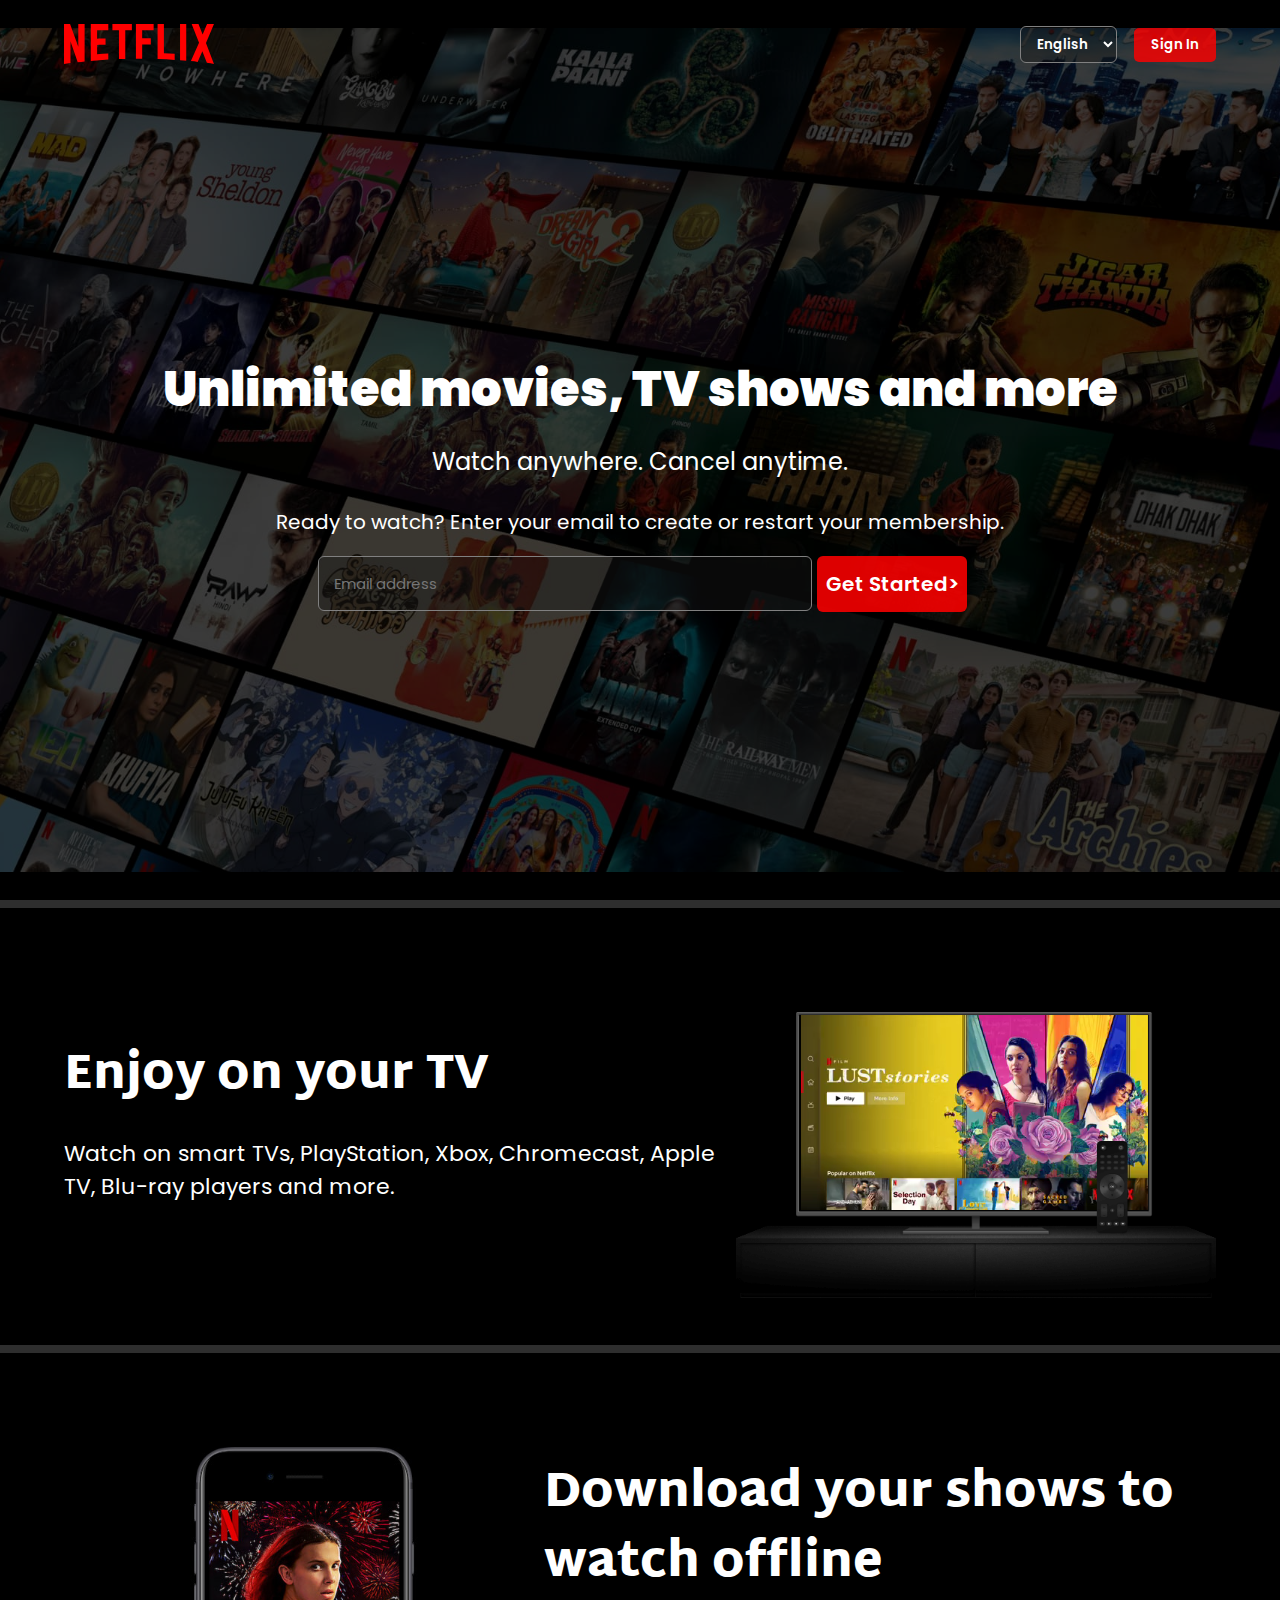
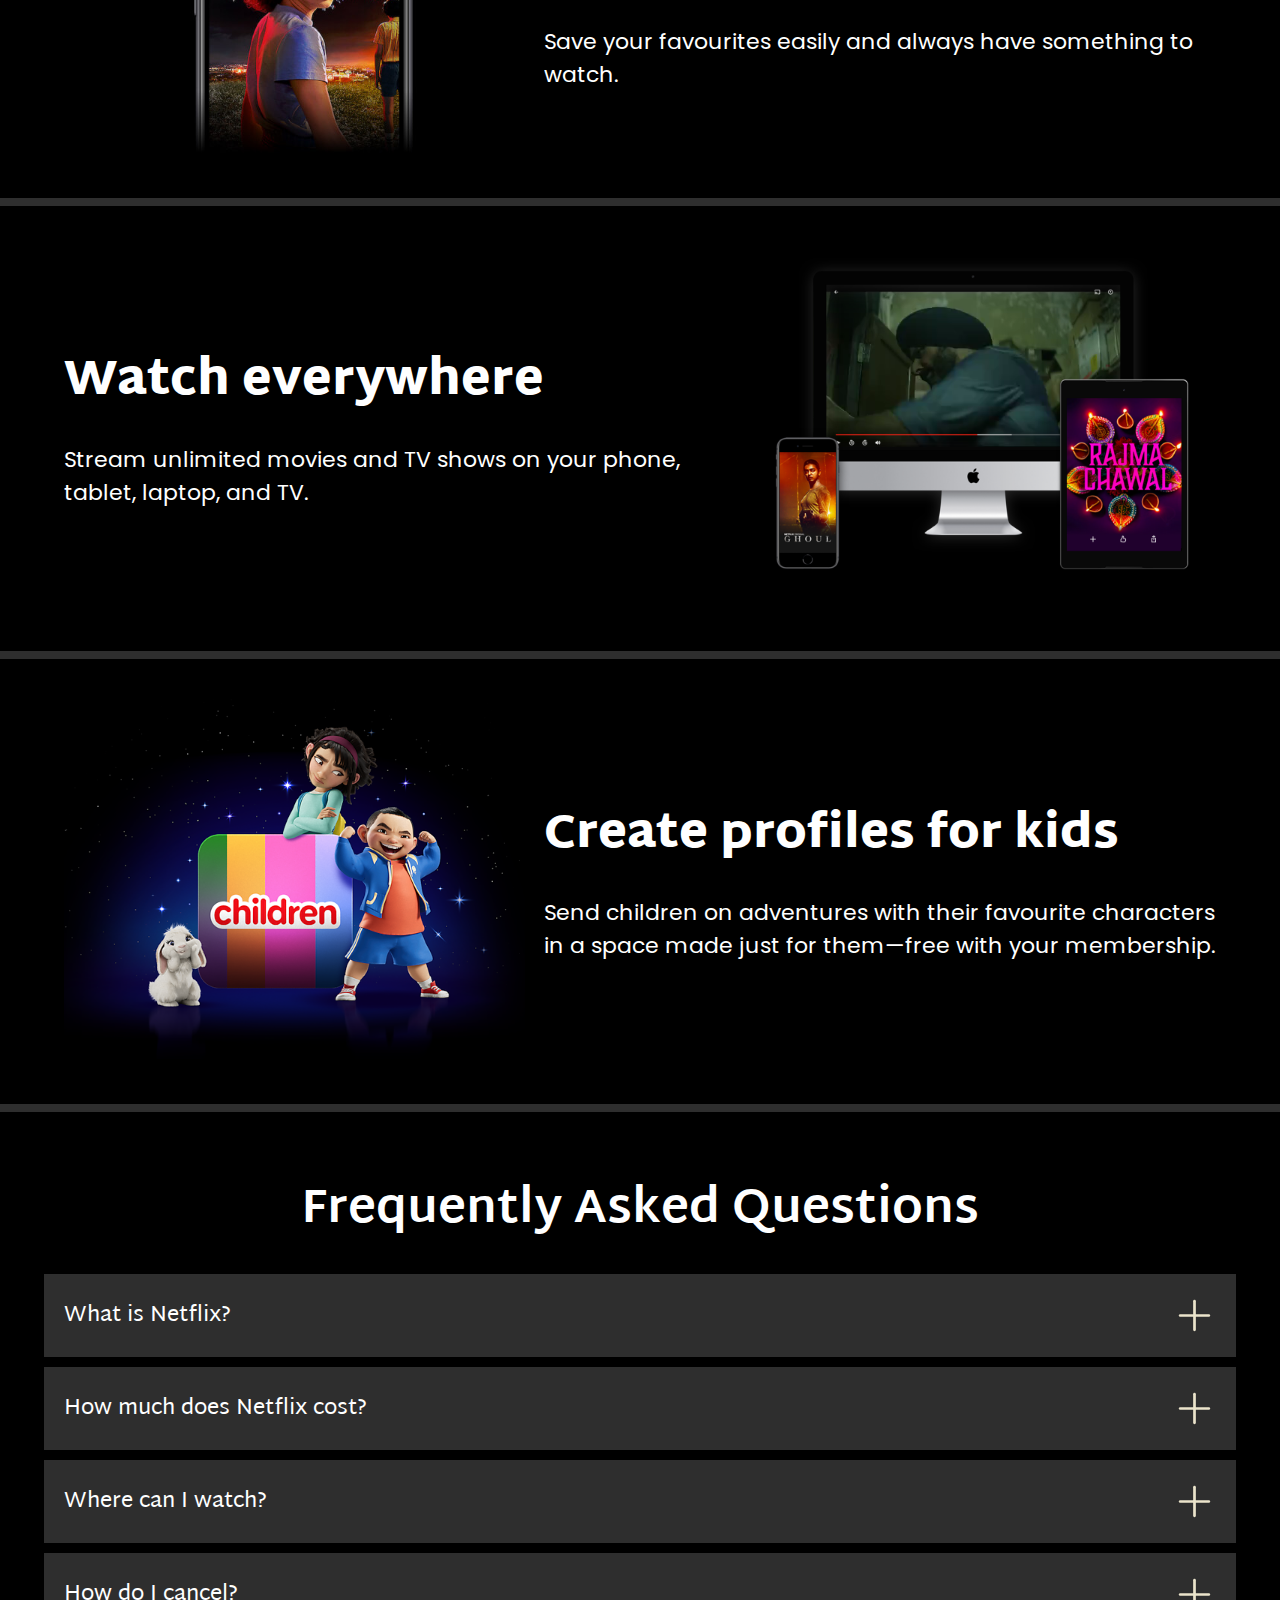
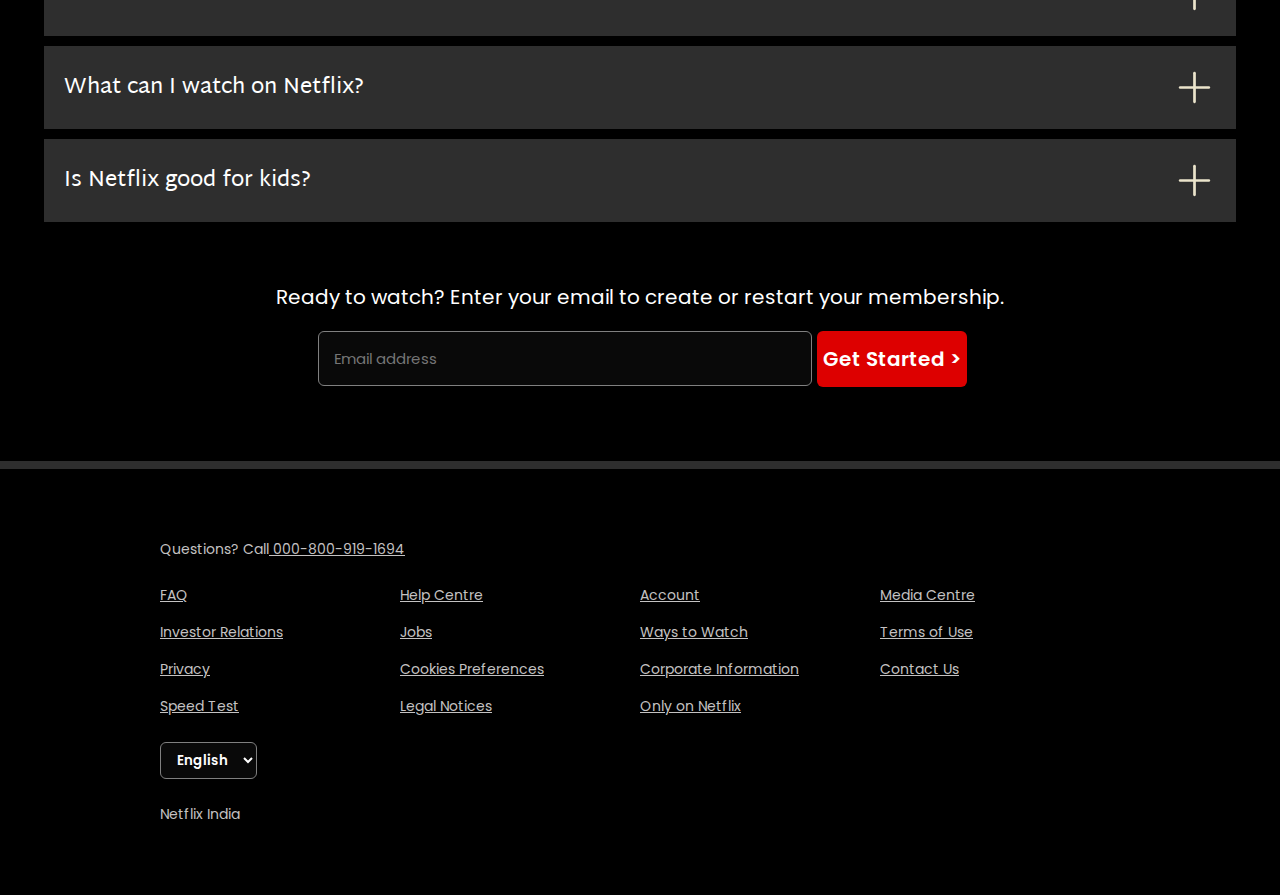
<file: index.html>
<!DOCTYPE html>
<html lang="en">

<head>
    <meta charset="UTF-8">
    <meta name="viewport" content="width=device-width, initial-scale=1.0">
    <title>Netflix India – Watch TV Shows Online, Watch Movies Online </title>
    <link rel="stylesheet" href="style.css">
</head>

<body>

    <div class="main">
        <nav>
            <span><img width="60" src="assets/img/logo.svg"></span>
            <div>
                <select class="btn" id="language">
                    <option value="Eng">English </option>
                    <option value="hindi">Hindi</option>
                </select>
                <button class="btn btn_red1">Sign In</button>
            </div>
        </nav>
        <div class="box">

        </div>
        <div class="hero">
            <span class="a">Unlimited movies, TV shows and more</span>
            <span class="b">Watch anywhere. Cancel anytime.</span>
            
            <span class="c">Ready to watch? Enter your email to create or restart your membership.</span>
            <div class="input">
                <input type="text" placeholder="Email address">
                <button class="btn btn_red2">Get Started></button>
            </div>
        </div>
        <div class="separation"></div>
    </div>

    <section class="first">

        <div class="sectext">
            <span class="d">Enjoy on your TV</span>
            <span class="e">Watch on smart TVs, PlayStation, Xbox, Chromecast, Apple TV, Blu-ray players and
                more.</span>

        </div>
        <div class="secimg">
            <img src="assets/img/tv.png" alt="">
            <video src="assets/vdo/video1.m4v" autoplay loop></video>
        </div>

    </section>
    <div class="separation"></div>

    <section class="first second">

        <div class="secimg">
            <img src="assets/img/girl.jpg" alt="">

        </div>
        <div class="sectext">
            <span class="d">Download your shows to watch offline</span>
            <span class="e">Save your favourites easily and always have something to watch.</span>
        </div>
    </section>


    <div class="separation"></div>


    <section class="first third">
        <div class="sectext">
            <span class="d">Watch everywhere</span>
            <span class="e">Stream unlimited movies and TV shows on your phone, tablet, laptop, and TV.</span>
        </div>
        <div class="secimg">
            <img src="assets/img/rajma.png" alt="">
            <video src="assets/vdo/video2.m4v" autoplay loop></video>
        </div>

    </section>

    <div class="separation"></div>

    <section class="first fourth">

        <div class="secimg">
            <img src="assets/img/child.png" alt="">
        </div>

        <div class="sectext">
            <span class="d">Create profiles for kids</span>
            <span class="e">Send children on adventures with their favourite characters in a space made just for
                them—free with your membership.</span>
        </div>

    </section>
    <div class="separation"></div>


    <section class="faq">
        <h1>Frequently Asked Questions</h1>
        <div class="faqbox">
            <span>What is Netflix?</span>
            <svg width="24" height="24" viewBox="0 0 24 24" fill="none" xmlns="http://www.w3.org/2000/svg">
                <path d="M12 4V20" stroke="#141B34" stroke-width="1.5" stroke-linecap="round" stroke-linejoin="round" />
                <path d="M4 12H20" stroke="#141B34" stroke-width="1.5" stroke-linecap="round" stroke-linejoin="round" />
            </svg>

        </div>
        <div class="faqbox">
            <span>How much does Netflix cost?</span>
            <svg width="24" height="24" viewBox="0 0 24 24" fill="none" xmlns="http://www.w3.org/2000/svg">
                <path d="M12 4V20" stroke="#141B34" stroke-width="1.5" stroke-linecap="round" stroke-linejoin="round" />
                <path d="M4 12H20" stroke="#141B34" stroke-width="1.5" stroke-linecap="round" stroke-linejoin="round" />
            </svg>

        </div>
        <div class="faqbox">
            <span>Where can I watch?</span>
            <svg width="24" height="24" viewBox="0 0 24 24" fill="none" xmlns="http://www.w3.org/2000/svg">
                <path d="M12 4V20" stroke="#141B34" stroke-width="1.5" stroke-linecap="round" stroke-linejoin="round" />
                <path d="M4 12H20" stroke="#141B34" stroke-width="1.5" stroke-linecap="round" stroke-linejoin="round" />
            </svg>

        </div>
        <div class="faqbox">
            <span>How do I cancel?</span>
            <svg width="24" height="24" viewBox="0 0 24 24" fill="none" xmlns="http://www.w3.org/2000/svg">
                <path d="M12 4V20" stroke="#141B34" stroke-width="1.5" stroke-linecap="round" stroke-linejoin="round" />
                <path d="M4 12H20" stroke="#141B34" stroke-width="1.5" stroke-linecap="round" stroke-linejoin="round" />
            </svg>

        </div>
        <div class="faqbox">
            <span>What can I watch on Netflix?</span>
            <svg width="24" height="24" viewBox="0 0 24 24" fill="none" xmlns="http://www.w3.org/2000/svg">
                <path d="M12 4V20" stroke="#141B34" stroke-width="1.5" stroke-linecap="round" stroke-linejoin="round" />
                <path d="M4 12H20" stroke="#141B34" stroke-width="1.5" stroke-linecap="round" stroke-linejoin="round" />
            </svg>

        </div>
        <div class="faqbox">
            <span>Is Netflix good for kids?</span>
            <svg width="24" height="24" viewBox="0 0 24 24" fill="none" xmlns="http://www.w3.org/2000/svg">
                <path d="M12 4V20" stroke="#141b34" stroke-width="1.5" stroke-linecap="round" stroke-linejoin="round" />
                <path d="M4 12H20" stroke="#141b34" stroke-width="1.5" stroke-linecap="round" stroke-linejoin="round" />
            </svg>

        </div>

        <div class="hero1">
            <span class="c">Ready to watch? Enter your email to create or restart your membership.</span>
            <div class="input">
                <input type="text" placeholder="Email address">
                <button class="btn btn_red2">Get Started ></button>
            </div>
        </div>
    </section>
    <div class="separation"></div>

    <footer>
        <div class="qs">Questions? Call<span> 000-800-919-1694</span></div>
        <div class="footer">
            <div class="footer-item">
                <a href="faq">FAQ</a>
                <a href="faq">Investor Relations</a>
                <a href="faq">Privacy</a>
                <a href="faq">Speed Test</a>
            </div>
            <div class="footer-item">
                <a href="faq">Help Centre</a>
                <a href="faq">Jobs</a>
                <a href="faq">Cookies Preferences</a>
                <a href="faq">Legal Notices</a>
            </div>
            <div class="footer-item">
                <a href="Account">Account</a>
                <a href="faq">Ways to Watch</a>
                <a href="faq">Corporate Information</a>
                <a href="faq">Only on Netflix</a>
            </div>
            <div class="footer-item">
                <a href="faq">Media Centre</a>
                <a href="faq">Terms of Use</a>
                <a href="faq">Contact Us</a>
            </div>
        </div>
        <div>
            <select class="btn" id="language">
                <option value="Eng">English </option>
                <option value="hindi">Hindi</option>
            </select>
        </div>
        <div class="netflix-india">
            Netflix India
        </div>


    </footer>




</body>

</html>
</file>
<file: style.css>
@import url('https://fonts.googleapis.com/css2?family=Martel+Sans:wght@600;900&family=Poppins:ital,wght@0,400;0,700;1,600&display=swap');

* {
    padding: 0;
    margin: 0;
    font-family: 'Poppins', sans-serif;
}

html {
    font-size: 62.5%;
    overflow-x: hidden;
}

body {
    background-color: black;
    /* overflow: hidden; */
}

.main {
    background-image: url("assets/img/cover.jpg");
    background-position: center center;
    background-size: cover;
    background-size: max(100vw, 1500px);
    background-repeat: no-repeat;
    height: 100vh;
    width: 100%;
    position: relative;

}

.main .box {
    height: 100%;
    width: 100%;
    opacity: .69;
    background-color: black;
    position: absolute;
    top: 0;
}

.main nav {
    display: flex;
    align-items: center;
    justify-content: space-between;
    max-width: 76vw;
    margin: auto;
    height: 63px;
}

.main nav img {
    color: rgba(255, 0, 0, 0.54);
    padding-top: 3rem;
    width: 15rem;
    position: relative;
    z-index: 10;

}

.main nav .btn {
    position: relative;
    z-index: 10;
}

.hero {
    display: flex;
    height: calc(100vh - 63px);
    max-width: 80vw;
    align-items: center;
    justify-content: center;
    flex-direction: column;
    margin: auto;
    color: white;
    position: relative;
    font-family: 'Martel Sans', sans-serif;
    gap: .4rem;
    padding: 0 10px;

}

.main .hero .a {
    font-weight: 900;
    font-size: 4.8rem;
    text-align: center;
    margin: .7rem 0;
}

.main .hero .b {
    font-weight: 400;
    font-size: 2.4rem;
    text-align: center;
    margin: .7rem 0;
}

.main .hero .c {
    font-weight: 400;
    font-size: 2rem;
    line-height: 5rem;
    text-align: center;
    margin-top: .7rem;

}

.separation {
    height: .8rem;
    background-color: rgba(57, 57, 57, 0.8);

}

 .input {
    display: flex;
    align-items: center;
    justify-content: center;
    width: 80vw;
}



.input input {
    max-width: 80%;
    font-size: 15px;
    border-radius: 6px;
    background-color: rgb(23, 23, 23, .4);
    border: 1px solid gray;
    color: white;
    padding: 15px;
    padding-right: 18%;
    margin: 5px;
    flex-shrink: 3;

}

.btn_red2 {
    background-color: rgba(255, 0, 0, 0.866);
    color: white;
    width: fit-content;
    padding: 13px 2px;
    border-radius: 6px;
    font-size: 20px;
    border: none;
    cursor: pointer;
    width: 150px;

}



.btn {

    font-weight: 600;

}

#language {
    background-color: rgb(23, 23, 23, .4);
    color: white;
    border: 1px solid gray;
    border-radius: 6px;
    margin-top: 25px;
    margin-right: 14px;
    padding: 7px 12px;
}

.btn_red1 {
    background-color: rgba(255, 0, 0, 0.812);
    color: white;
    border: none;
    padding: 7px 17px;
    border-radius: 5px;
    cursor: pointer;
    margin-top: 25px;
}



.first {
    display: flex;
    justify-content: center;
    max-width: 80vw;
    color: white;
    margin: auto;
    padding: 40px;
    align-items: center;
}

.secimg {
    position: relative;
}

.secimg img {
    width: 555px;
    position: relative;
    z-index: 10;
}

.secimg video {
    position: absolute;
    right: 75px;
    top: 85px;
    width: 73%;
}

.first .sectext {
    display: flex;
    flex-direction: column;
    align-items: start;
    gap: 2.5rem;

}

.first .d {
    font-family: 'Martel Sans', sans-serif;
    font-weight: 900;
    font-size: 4.8rem;
    text-align: start;
    line-height: 7rem;
}

.first .e {
    font-size: 2.2rem;

}

.fourth .d {
    font-weight: 900;
    font-size: 4.7rem;

}

/* .second img {
    width: 555px;
} */

.third .secimg {
    position: relative;
}

.third .secimg img {
    position: relative;
    width: 555px;
    z-index: 10;
}

.third .secimg video {
    position: absolute;
    right: 95px;
    top: 35px;
    width: 65%;

}

.faq {
    padding: 55px 0;
    background: black;
    color: white;
}

.faq h1 {
    text-align: center;
    font-size: 4.8rem;
    margin-bottom: 20px;
    font-family: 'Martel Sans', sans-serif;

}

.faqbox {
    display: flex;
    background-color: rgba(57, 57, 57, 0.8);
    max-width: 73.6vw;
    margin: 10px auto;
    padding: 20px;
    justify-content: space-between;
    align-items: center;
    transition: all .4s ease-out;
    cursor: pointer;

}

.faqbox span {
    font-size: 2.2rem;
    font-weight: 400;
    font-family: 'Martel Sans', sans-serif;
}

.faqbox:hover {
    background-color: rgba(107, 106, 106, 0.674);

}

.faqbox svg {
    width: 4.3rem;
    height: 4.3rem;
    filter: invert(1);
}

.hero1 {
    display: flex;
    align-items: center;
    justify-content: center;
    /* text-align: center; */
    flex-direction: column;
    color: white;
    margin: auto;
    width: 80vw;
    font-family: 'Martel Sans', sans-serif;
    gap: 4px;
    padding: 1.5rem 0;
}

.hero1 .c {
    font-size: 2rem;
    line-height: 5rem;
    text-align: center;
    margin-top: 25px;

}


footer {
    color: white;
    max-width: 75vw;
    margin: auto;
    padding: 45px 0;
    font-size: 1.4rem;
    color: rgb(196, 194, 194);
}

footer .qs {
    padding: 25px 0;
}

.footer {
    display: grid;
    grid-template-columns: 1fr 1fr 1fr 1fr;
}

.footer .footer-item {
    display: flex;
    flex-direction: column;
    gap: 16px;
}

.footer-item a {
    color: rgb(196, 194, 194);
    /* padding: 10px 0; */
}

footer .netflix-india {
    padding: 25px 0;
}

.qs span {
    text-decoration: underline;
    cursor: pointer;
}

/* small laptop  */

@media screen and (max-width : 1280px) and (min-width:960px) {

    /* html {
        font-size: 65%;
    } */
    .first {
        max-width: 90vw;
    }

    .faqbox {
        max-width: 90vw;
    }

    .main nav {
        max-width: 90vw;
    }


    .secimg img {
        max-width: 480px;
        position: relative;
        z-index: 10;
    }

    .secimg video {
        position: absolute;
        right: 68px;
        top: 75px;
        width: 347px;
    }

    .third .secimg video {
        position: absolute;
        right: 93px;
        top: 36px;
        width: 310px;

    }

}

@media screen and (max-width :960px) {

    html {

        font-size: 48%;
    }
    .main nav img{
        width: 11rem;
    }

    .main nav {
        max-width: 90vw;
    }

    .first {
        flex-wrap: wrap;
        padding-top: 80px;

    }

    .hero1 {
        max-width: 80vw;
        align-items: center;
        justify-content: center;
        text-align: center;
        margin: auto;
    }

    .first .d {
        text-align: center;
    }

    .first .sectext {
        display: flex;
        flex-direction: column;
        align-items: center;
        text-align: center;
        gap: 2rem;

    }

    .second {
        flex-direction: column-reverse;
    }

    .fourth {
        flex-direction: column-reverse;
    }

    .footer {
        display: grid;
        grid-template-columns: 1fr 1fr;
    }

}

@media screen and (max-width :700px) {


    html {
        font-size: 43%;
    }

    .secimg img {
        max-width: 100%;
        position: relative;
        z-index: 10;
    }

    .secimg video {
        position: absolute;
        max-width: 100%;
        top: 20.5%;
        left: 13.2%;

    }

    .third .secimg video {
        position: absolute;
        max-width: 100%;
        top: 10%;
        left: 16%;



    }

    
}

@media screen and (max-width :600px) {
    .input {
        flex-direction: column;
    }

     .input input {
        width: 75%;
    }

}
@media screen and (max-width :500px)
{
    html{
        font-size: 40%;
    }
    .btn_red1 {
        padding: 6px 14px;
        margin-top: 25px;
    }
    #language {
        margin-top: 25px;
        margin-right: 10px;
        padding: 6px 5px;
    }
}
</file>
